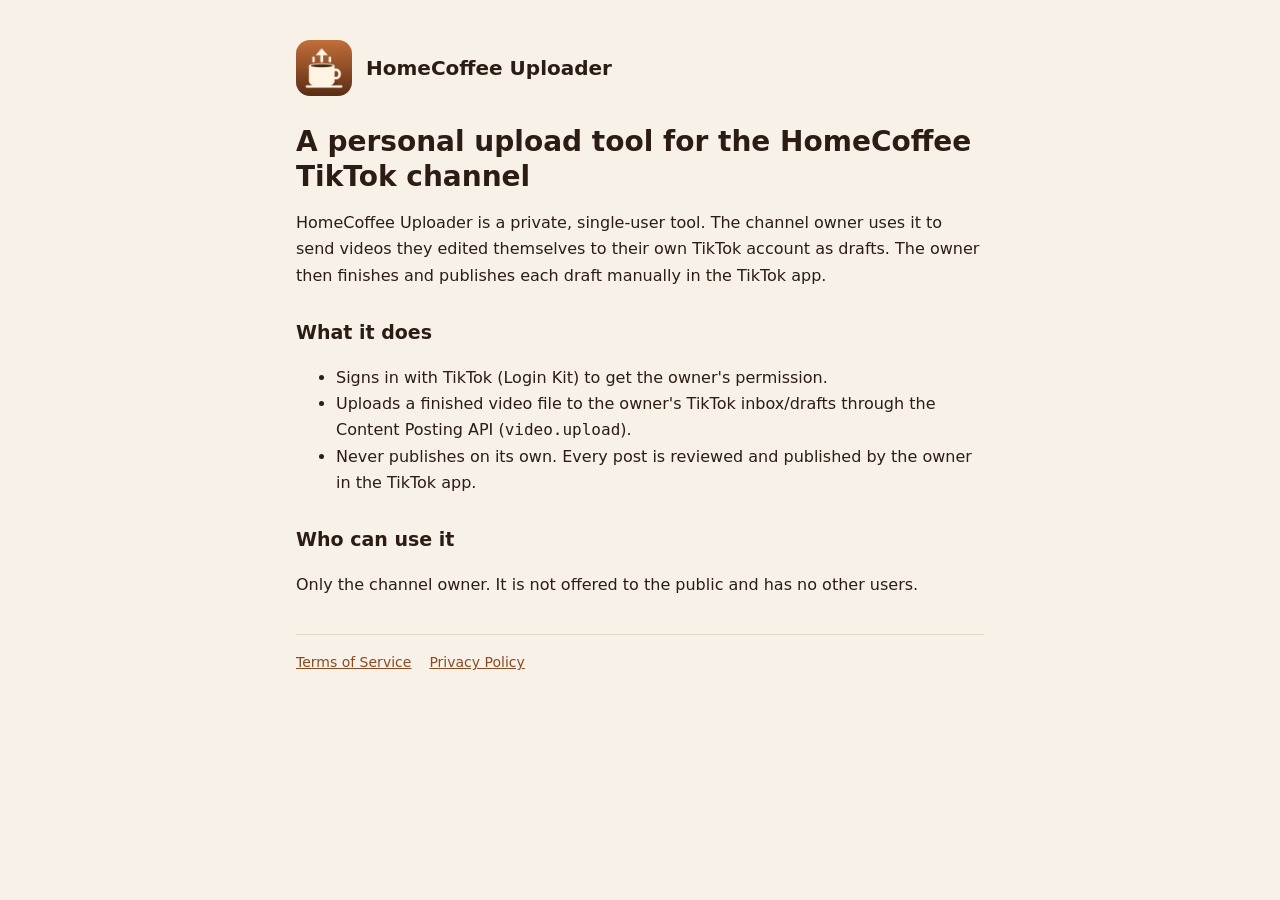
<file: index.html>
<!doctype html>
<html lang="en">
<head>
<meta charset="utf-8">
<meta name="viewport" content="width=device-width, initial-scale=1">
<title>HomeCoffee Uploader</title>
<link rel="icon" href="icon.png">
<link rel="stylesheet" href="style.css">
</head>
<body>
<main>
  <header><img src="icon.png" alt=""><a href="./">HomeCoffee Uploader</a></header>
  <h1>A personal upload tool for the HomeCoffee TikTok channel</h1>
  <p>HomeCoffee Uploader is a private, single-user tool. The channel owner uses it to send videos they edited themselves to their own TikTok account as drafts. The owner then finishes and publishes each draft manually in the TikTok app.</p>
  <h2>What it does</h2>
  <ul>
    <li>Signs in with TikTok (Login Kit) to get the owner's permission.</li>
    <li>Uploads a finished video file to the owner's TikTok inbox/drafts through the Content Posting API (<code>video.upload</code>).</li>
    <li>Never publishes on its own. Every post is reviewed and published by the owner in the TikTok app.</li>
  </ul>
  <h2>Who can use it</h2>
  <p>Only the channel owner. It is not offered to the public and has no other users.</p>
  <nav>
    <a href="terms.html">Terms of Service</a>
    <a href="privacy.html">Privacy Policy</a>
  </nav>
</main>
</body>
</html>
</file>
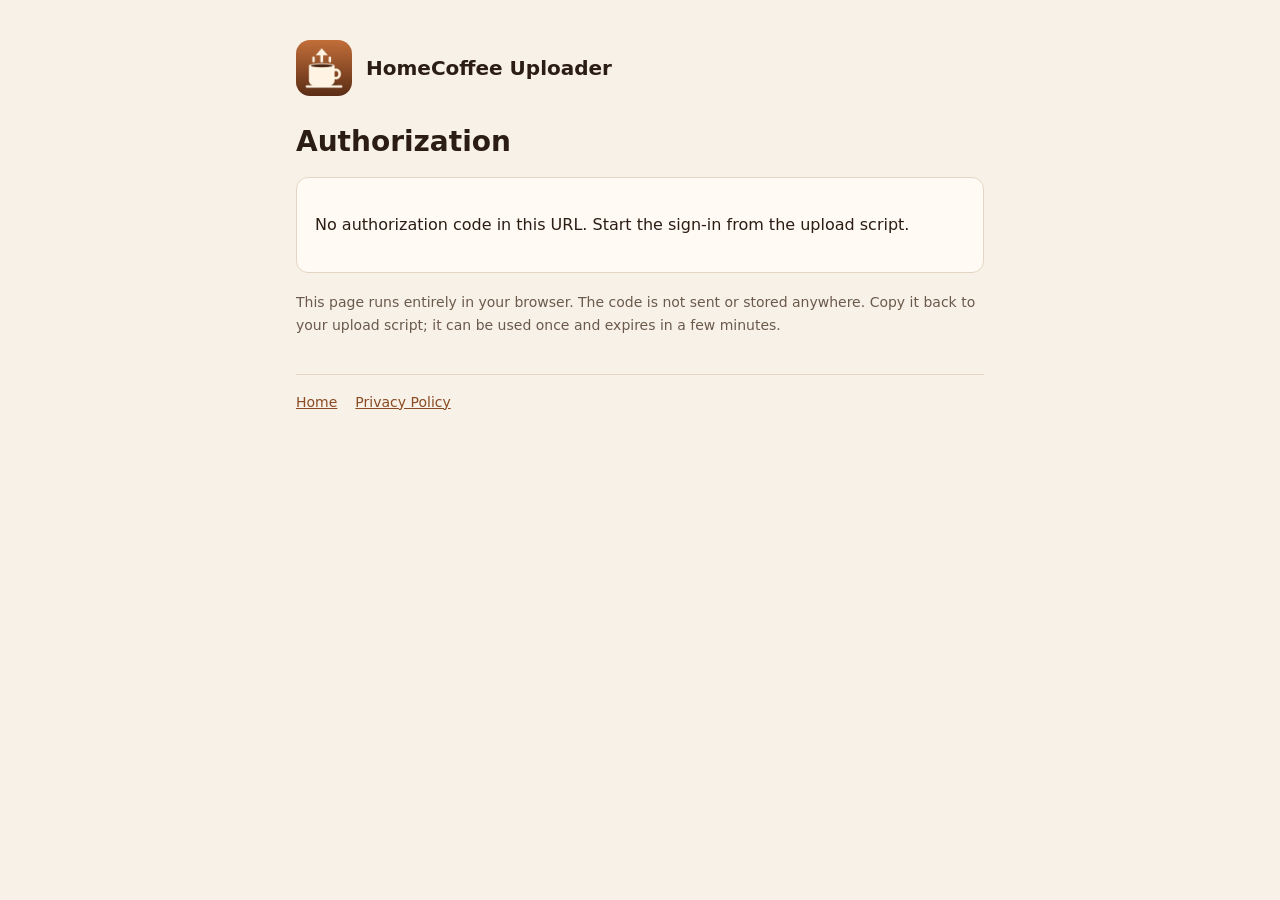
<file: callback.html>
<!doctype html>
<html lang="en">
<head>
<meta charset="utf-8">
<meta name="viewport" content="width=device-width, initial-scale=1">
<meta name="referrer" content="no-referrer">
<meta name="robots" content="noindex">
<title>Authorization</title>
<link rel="icon" href="icon.png">
<link rel="stylesheet" href="style.css">
</head>
<body>
<main>
  <header><img src="icon.png" alt=""><a href="./">HomeCoffee Uploader</a></header>
  <h1 id="title">Authorization</h1>
  <div class="card" id="box">
    <p id="msg">Waiting for TikTok…</p>
  </div>
  <p class="muted">This page runs entirely in your browser. The code is not sent or stored anywhere. Copy it back to your upload script; it can be used once and expires in a few minutes.</p>
  <nav><a href="./">Home</a><a href="privacy.html">Privacy Policy</a></nav>
</main>
<script>
  (function () {
    var q = new URLSearchParams(location.search);
    var box = document.getElementById("box");
    var title = document.getElementById("title");
    var code = q.get("code");
    var err = q.get("error");
    box.textContent = "";
    if (code) {
      title.textContent = "Authorized ✓";
      var p = document.createElement("p");
      p.textContent = "Authorization code" + (q.get("state") ? " (state: " + q.get("state") + ")" : "") + ":";
      var c = document.createElement("code");
      c.id = "code";
      c.textContent = code;
      var b = document.createElement("button");
      b.type = "button";
      b.textContent = "Copy code";
      b.onclick = function () {
        navigator.clipboard.writeText(code).then(function () { b.textContent = "Copied ✓"; },
          function () { b.textContent = "Select and copy manually"; });
      };
      box.append(p, c, b);
    } else if (err) {
      title.textContent = "Authorization failed";
      var e = document.createElement("p");
      e.textContent = err + (q.get("error_description") ? ": " + q.get("error_description") : "");
      box.append(e);
    } else {
      var n = document.createElement("p");
      n.textContent = "No authorization code in this URL. Start the sign-in from the upload script.";
      box.append(n);
    }
  })();
</script>
</body>
</html>
</file>
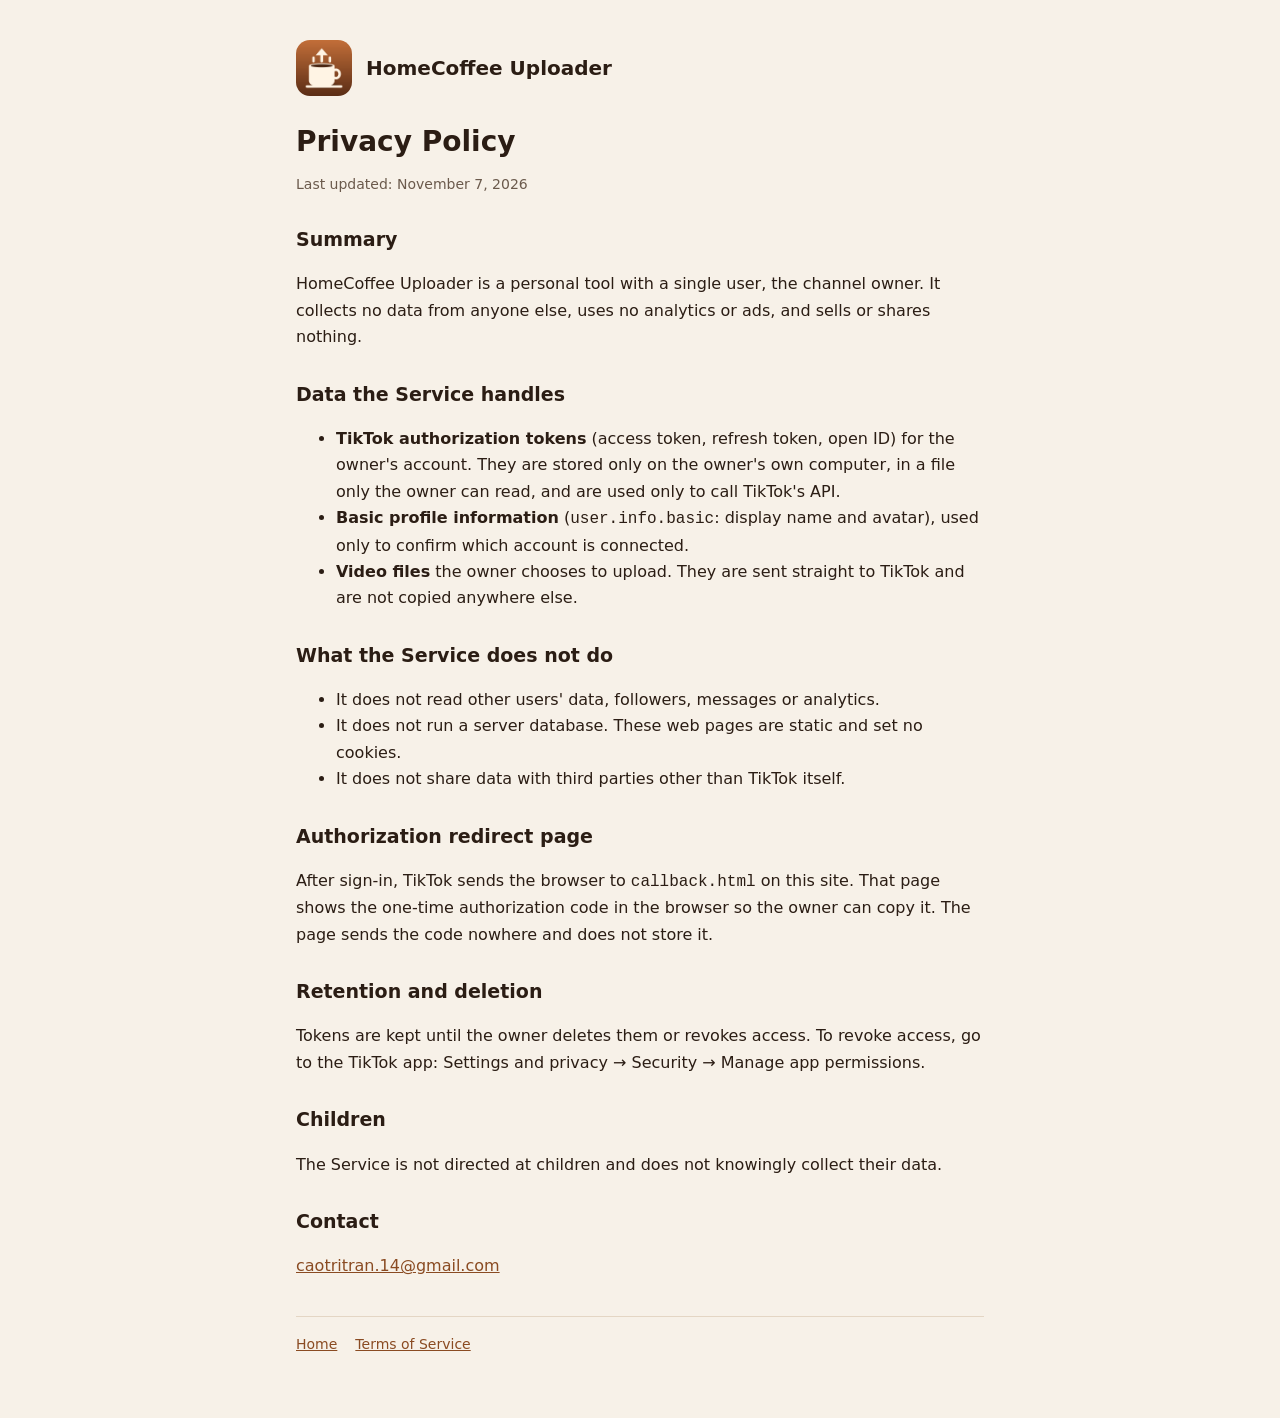
<file: privacy.html>
<!doctype html>
<html lang="en">
<head>
<meta charset="utf-8">
<meta name="viewport" content="width=device-width, initial-scale=1">
<title>Privacy Policy</title>
<link rel="icon" href="icon.png">
<link rel="stylesheet" href="style.css">
</head>
<body>
<main>
  <header><img src="icon.png" alt=""><a href="./">HomeCoffee Uploader</a></header>
  <h1>Privacy Policy</h1>
  <p class="muted">Last updated: November 7, 2026</p>

  <h2>Summary</h2>
  <p>HomeCoffee Uploader is a personal tool with a single user, the channel owner. It collects no data from anyone else, uses no analytics or ads, and sells or shares nothing.</p>

  <h2>Data the Service handles</h2>
  <ul>
    <li><strong>TikTok authorization tokens</strong> (access token, refresh token, open ID) for the owner's account. They are stored only on the owner's own computer, in a file only the owner can read, and are used only to call TikTok's API.</li>
    <li><strong>Basic profile information</strong> (<code>user.info.basic</code>: display name and avatar), used only to confirm which account is connected.</li>
    <li><strong>Video files</strong> the owner chooses to upload. They are sent straight to TikTok and are not copied anywhere else.</li>
  </ul>

  <h2>What the Service does not do</h2>
  <ul>
    <li>It does not read other users' data, followers, messages or analytics.</li>
    <li>It does not run a server database. These web pages are static and set no cookies.</li>
    <li>It does not share data with third parties other than TikTok itself.</li>
  </ul>

  <h2>Authorization redirect page</h2>
  <p>After sign-in, TikTok sends the browser to <code>callback.html</code> on this site. That page shows the one-time authorization code in the browser so the owner can copy it. The page sends the code nowhere and does not store it.</p>

  <h2>Retention and deletion</h2>
  <p>Tokens are kept until the owner deletes them or revokes access. To revoke access, go to the TikTok app: Settings and privacy → Security → Manage app permissions.</p>

  <h2>Children</h2>
  <p>The Service is not directed at children and does not knowingly collect their data.</p>

  <h2>Contact</h2>
  <p><a href="mailto:caotritran.14@gmail.com">caotritran.14@gmail.com</a></p>

  <nav><a href="./">Home</a><a href="terms.html">Terms of Service</a></nav>
</main>
</body>
</html>
</file>
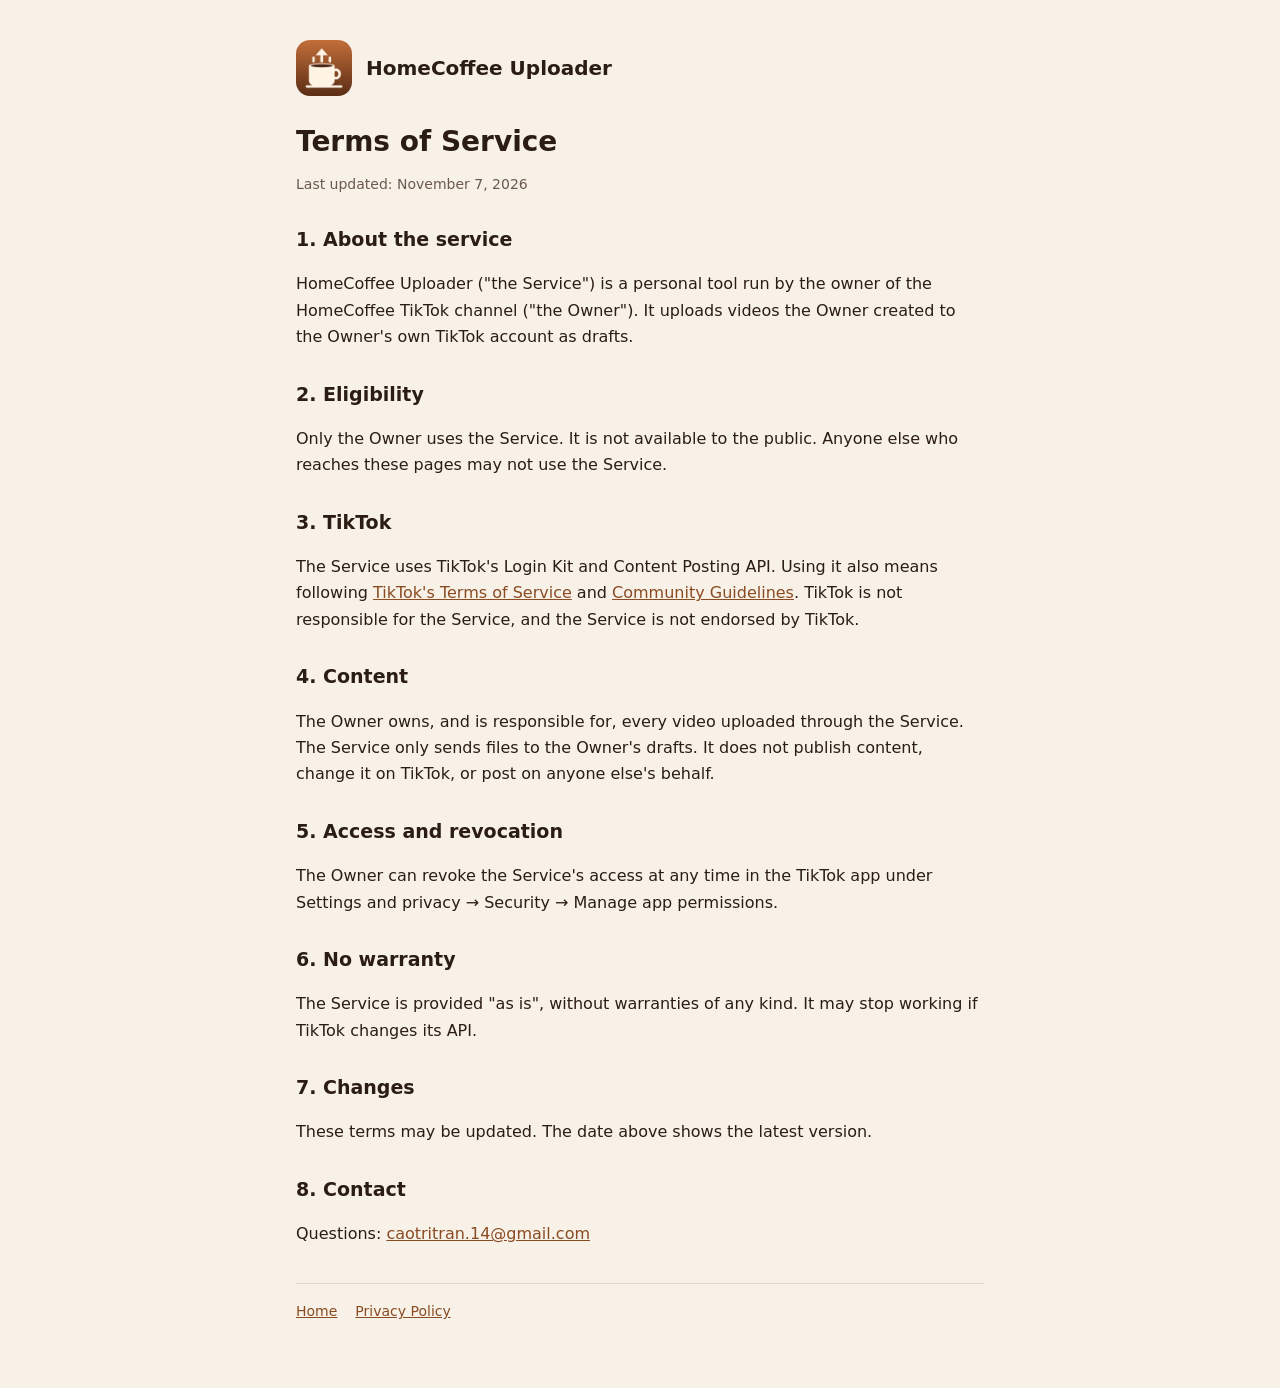
<file: terms.html>
<!doctype html>
<html lang="en">
<head>
<meta charset="utf-8">
<meta name="viewport" content="width=device-width, initial-scale=1">
<title>Terms of Service</title>
<link rel="icon" href="icon.png">
<link rel="stylesheet" href="style.css">
</head>
<body>
<main>
  <header><img src="icon.png" alt=""><a href="./">HomeCoffee Uploader</a></header>
  <h1>Terms of Service</h1>
  <p class="muted">Last updated: November 7, 2026</p>

  <h2>1. About the service</h2>
  <p>HomeCoffee Uploader ("the Service") is a personal tool run by the owner of the HomeCoffee TikTok channel ("the Owner"). It uploads videos the Owner created to the Owner's own TikTok account as drafts.</p>

  <h2>2. Eligibility</h2>
  <p>Only the Owner uses the Service. It is not available to the public. Anyone else who reaches these pages may not use the Service.</p>

  <h2>3. TikTok</h2>
  <p>The Service uses TikTok's Login Kit and Content Posting API. Using it also means following <a href="https://www.tiktok.com/legal/terms-of-service">TikTok's Terms of Service</a> and <a href="https://www.tiktok.com/community-guidelines">Community Guidelines</a>. TikTok is not responsible for the Service, and the Service is not endorsed by TikTok.</p>

  <h2>4. Content</h2>
  <p>The Owner owns, and is responsible for, every video uploaded through the Service. The Service only sends files to the Owner's drafts. It does not publish content, change it on TikTok, or post on anyone else's behalf.</p>

  <h2>5. Access and revocation</h2>
  <p>The Owner can revoke the Service's access at any time in the TikTok app under Settings and privacy → Security → Manage app permissions.</p>

  <h2>6. No warranty</h2>
  <p>The Service is provided "as is", without warranties of any kind. It may stop working if TikTok changes its API.</p>

  <h2>7. Changes</h2>
  <p>These terms may be updated. The date above shows the latest version.</p>

  <h2>8. Contact</h2>
  <p>Questions: <a href="mailto:caotritran.14@gmail.com">caotritran.14@gmail.com</a></p>

  <nav><a href="./">Home</a><a href="privacy.html">Privacy Policy</a></nav>
</main>
</body>
</html>
</file>
<file: style.css>
:root {
  --bg: #f7f1e8;
  --fg: #2b1d14;
  --muted: #6b5a4c;
  --accent: #8a4b22;
  --card: #fffaf3;
  --line: #e4d6c4;
}
@media (prefers-color-scheme: dark) {
  :root {
    --bg: #1b1410;
    --fg: #f3e9dd;
    --muted: #b8a593;
    --accent: #e0a46f;
    --card: #251c16;
    --line: #3a2d24;
  }
}
* { box-sizing: border-box; }
body {
  margin: 0;
  background: var(--bg);
  color: var(--fg);
  font: 16px/1.65 system-ui, -apple-system, "Segoe UI", Roboto, sans-serif;
}
main { max-width: 720px; margin: 0 auto; padding: 40px 16px 64px; }
header { display: flex; align-items: center; gap: 14px; margin-bottom: 28px; }
header img { width: 56px; height: 56px; border-radius: 14px; }
header a { color: inherit; text-decoration: none; font-weight: 700; font-size: 20px; }
h1 { font-size: 28px; line-height: 1.25; margin: 0 0 6px; }
h2 { font-size: 19px; margin: 28px 0 8px; }
p, li { color: var(--fg); }
.muted { color: var(--muted); font-size: 14px; }
a { color: var(--accent); }
nav { display: flex; gap: 18px; flex-wrap: wrap; margin-top: 36px; padding-top: 16px; border-top: 1px solid var(--line); font-size: 14px; }
.card { background: var(--card); border: 1px solid var(--line); border-radius: 12px; padding: 18px; margin: 18px 0; }
code#code { display: block; word-break: break-all; font-size: 15px; padding: 12px; border-radius: 8px; background: var(--bg); border: 1px solid var(--line); }
button { margin-top: 12px; font: inherit; font-weight: 600; padding: 10px 18px; border-radius: 8px; border: 0; background: var(--accent); color: var(--card); cursor: pointer; }
</file>
